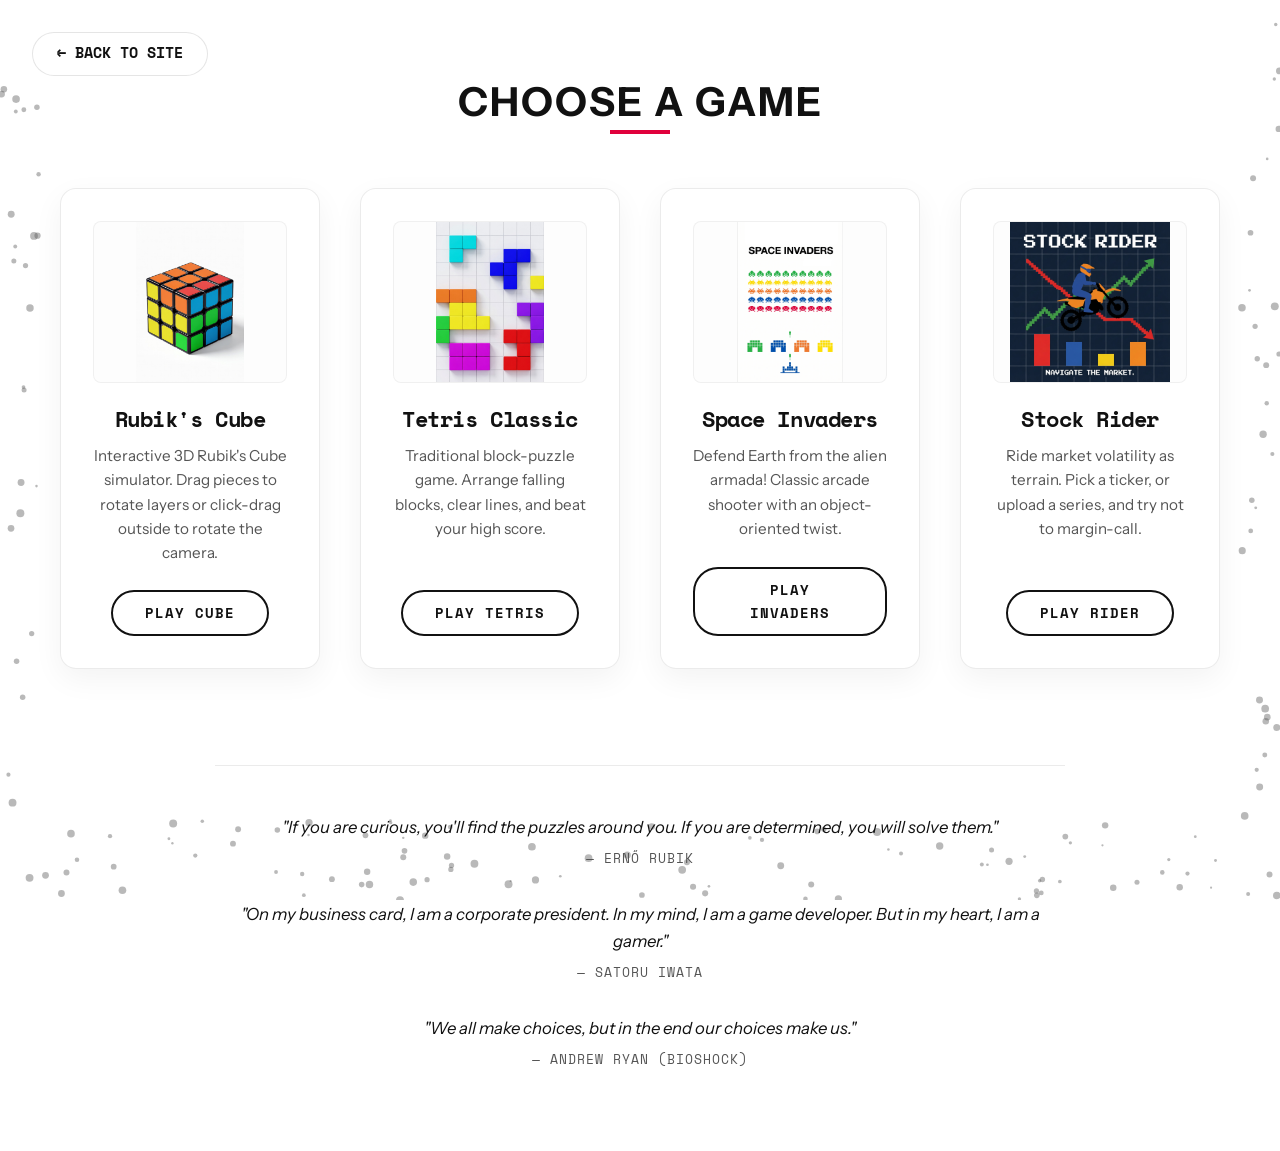
<file: play.html>
<!DOCTYPE html>
<html lang="en">

<head>
    <meta charset="UTF-8">
    <meta name="viewport" content="width=device-width, initial-scale=1.0">
    <title>Choose a Game | Antonio Desiderio</title>

    <!-- Fonts -->
    <link rel="preconnect" href="https://fonts.googleapis.com">
    <link rel="preconnect" href="https://fonts.gstatic.com" crossorigin>
    <link href="https://fonts.googleapis.com/css2?family=Instrument+Sans:wght@400;500;600;700;800&family=Space+Mono:wght@400;700&display=swap" rel="stylesheet">

    <link rel="stylesheet" href="style.css">
    <style>
        body {
            margin: 0;
            padding: 0;
            width: 100%;
            min-height: 100vh;
            display: flex;
            justify-content: center;
            align-items: center;
            overflow-x: hidden;
            overflow-y: auto;
            flex-direction: column;
            background-color: var(--bg-color);
            font-family: var(--font-body);
        }

        .play-container {
            max-width: 1200px;
            width: 100%;
            margin: 0 auto;
            padding: 80px 20px;
            text-align: center;
            display: flex;
            flex-direction: column;
            align-items: center;
            justify-content: center;
        }

        .play-title {
            font-size: 2.5rem;
            margin-bottom: 3rem;
            position: relative;
            display: inline-block;
            text-transform: uppercase;
            letter-spacing: 2px;
            color: var(--text-primary);
        }

        .play-title::after {
            content: '';
            position: absolute;
            left: 50%;
            transform: translateX(-50%);
            bottom: -10px;
            width: 60px;
            height: 4px;
            background-color: var(--accent-color);
        }

        .games-grid {
            display: grid;
            grid-template-columns: repeat(auto-fit, minmax(min(100%, 260px), 1fr));
            gap: 2.5rem;
            width: 100%;
            margin-top: 1rem;
        }

        .game-card {
            background-color: rgba(255, 255, 255, 0.7);
            backdrop-filter: blur(10px);
            -webkit-backdrop-filter: blur(10px);
            border: 1px solid rgba(0, 0, 0, 0.08);
            border-radius: 16px;
            overflow: hidden;
            box-shadow: 0 10px 30px rgba(0, 0, 0, 0.05);
            transition: transform 0.4s cubic-bezier(0.16, 1, 0.3, 1), box-shadow 0.4s ease, border-color 0.4s ease;
            display: flex;
            flex-direction: column;
            align-items: center;
            padding: 2rem;
            text-decoration: none;
            color: inherit;
        }

        .game-card:hover {
            transform: translateY(-8px);
            box-shadow: 0 4px 12px rgba(224, 0, 60, 0.08);
            border-color: var(--accent-color);
        }

        .game-card-img-wrapper {
            width: 100%;
            aspect-ratio: 1.2;
            border-radius: 8px;
            overflow: hidden;
            margin-bottom: 1.5rem;
            border: 1px solid rgba(0, 0, 0, 0.05);
            background-color: #fdfdfd;
            display: flex;
            align-items: center;
            justify-content: center;
        }

        .game-card-img {
            width: 100%;
            height: 100%;
            object-fit: contain;
            transition: transform 0.4s ease;
        }

        .game-card:hover .game-card-img {
            transform: scale(1.04);
        }

        .game-card-title {
            font-family: var(--font-mono);
            font-size: 1.4rem;
            font-weight: 700;
            margin-bottom: 0.8rem;
            color: var(--text-primary);
        }

        .game-card-desc {
            font-size: 0.95rem;
            color: var(--text-secondary);
            line-height: 1.6;
            margin-bottom: 1.5rem;
            flex-grow: 1;
        }

        .play-btn {
            display: inline-block;
            padding: 0.6rem 2rem;
            border: 2px solid var(--text-primary);
            background: transparent;
            font-family: var(--font-mono);
            font-weight: 700;
            text-transform: uppercase;
            letter-spacing: 1px;
            font-size: 0.9rem;
            border-radius: 25px;
            transition: all 0.3s ease;
        }

        .game-card:hover .play-btn {
            background-color: var(--accent-color);
            color: white;
            border-color: var(--accent-color);
        }

        .back-nav {
            position: absolute;
            top: var(--space-xl);
            left: var(--space-xl);
            font-family: var(--font-mono);
            text-transform: uppercase;
        }

        .back-nav a {
            text-decoration: none;
            color: var(--text-primary);
            padding: var(--space-xs) var(--space-lg);
            min-height: 44px;
            display: inline-flex;
            align-items: center;
            justify-content: center;
            border: 1px solid rgba(0, 0, 0, 0.1);
            border-radius: 30px;
            background: rgba(255, 255, 255, 0.8);
            backdrop-filter: blur(4px);
            transition: all 0.2s cubic-bezier(0.16, 1, 0.3, 1);
            font-size: var(--step--1);
            display: inline-block;
            font-weight: 600;
        }

        .back-nav a:hover {
            background-color: var(--accent-color);
            color: white;
            border-color: var(--accent-color);
            transform: translateY(-2px);
            box-shadow: 0 10px 20px rgba(224, 0, 60, 0.15);
        }

        @media (max-width: 768px) {
            .back-nav {
                position: static;
                margin-bottom: 2rem;
            }
            .play-container {
                padding: 40px 20px;
            }
            .play-title {
                font-size: 2rem;
            }
            .games-grid {
                grid-template-columns: 1fr;
                gap: 2rem;
            }
        }

        .quotes-block {
            margin-top: 6rem;
            padding-top: 3rem;
            border-top: 1px solid rgba(0, 0, 0, 0.08);
            width: 100%;
            max-width: 850px;
            display: flex;
            flex-direction: column;
            gap: 2rem;
            text-align: center;
        }

        .quote-item {
            display: flex;
            flex-direction: column;
            gap: 0.5rem;
        }

        .quote-text {
            font-size: 1.05rem;
            font-style: italic;
            color: var(--text-primary);
            line-height: 1.6;
        }

        .quote-author {
            font-family: var(--font-mono);
            font-size: 0.8rem;
            color: var(--text-secondary);
            text-transform: uppercase;
            letter-spacing: 1px;
        }
    </style>
</head>

<body>
    <canvas id="particles-canvas" aria-hidden="true"></canvas>

    <div class="play-container">
        <div class="back-nav">
            <a href="index.html">← Back to Site</a>
        </div>

        <h1 class="play-title">Choose a Game</h1>

        <div class="games-grid">
            <a href="play_cube.html" class="game-card">
                <div class="game-card-img-wrapper">
                    <img src="assets/cube_preview.png" alt="Rubik's Cube" class="game-card-img" loading="lazy">
                </div>
                <h2 class="game-card-title">Rubik's Cube</h2>
                <p class="game-card-desc">Interactive 3D Rubik's Cube simulator. Drag pieces to rotate layers or click-drag outside to rotate the camera.</p>
                <span class="play-btn">Play Cube</span>
            </a>

            <a href="play_tetris.html" class="game-card">
                <div class="game-card-img-wrapper">
                    <img src="assets/tetris_preview.png" alt="Tetris" class="game-card-img" loading="lazy">
                </div>
                <h2 class="game-card-title">Tetris Classic</h2>
                <p class="game-card-desc">Traditional block-puzzle game. Arrange falling blocks, clear lines, and beat your high score.</p>
                <span class="play-btn">Play Tetris</span>
            </a>

            <a href="play_invaders.html" class="game-card">
                <div class="game-card-img-wrapper">
                    <img src="assets/invaders_preview.png" alt="Space Invaders" class="game-card-img" loading="lazy">
                </div>
                <h2 class="game-card-title">Space Invaders</h2>
                <p class="game-card-desc">Defend Earth from the alien armada! Classic arcade shooter with an object-oriented twist.</p>
                <span class="play-btn">Play Invaders</span>
            </a>

            <a href="play_stock_rider.html" class="game-card">
                <div class="game-card-img-wrapper">
                    <img src="assets/stock_rider_preview.png" alt="Stock Rider" class="game-card-img" loading="lazy">
                </div>
                <h2 class="game-card-title">Stock Rider</h2>
                <p class="game-card-desc">Ride market volatility as terrain. Pick a ticker, or upload a series, and try not to margin-call.</p>
                <span class="play-btn">Play Rider</span>
            </a>
        </div>

        <div class="quotes-block">
            <div class="quote-item">
                <span class="quote-text">"If you are curious, you'll find the puzzles around you. If you are determined, you will solve them."</span>
                <span class="quote-author">— Ernő Rubik</span>
            </div>
            <div class="quote-item">
                <span class="quote-text">"On my business card, I am a corporate president. In my mind, I am a game developer. But in my heart, I am a gamer."</span>
                <span class="quote-author">— Satoru Iwata</span>
            </div>
            <div class="quote-item">
                <span class="quote-text">"We all make choices, but in the end our choices make us."</span>
                <span class="quote-author">— Andrew Ryan (BioShock)</span>
            </div>
        </div>
    </div>

    <script type="module">
        import { ParticleNetwork } from './js/particles-bg.js';

        document.addEventListener('DOMContentLoaded', () => {
            // Particle Background initialization
            if (window.innerWidth > 768) {
                window.particleBg = new ParticleNetwork('particles-canvas');
            }
        });
    </script>
</body>

</html>
</file>
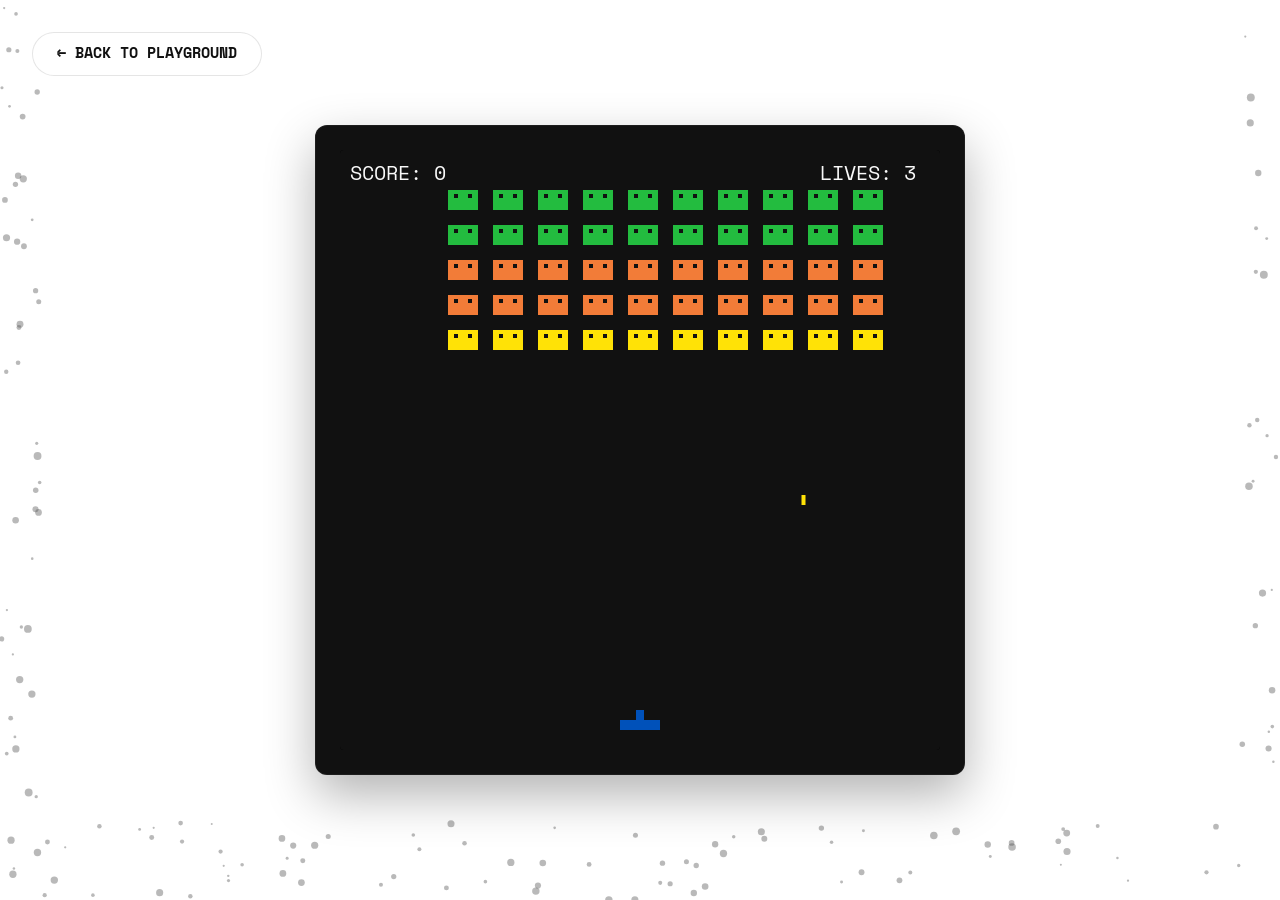
<file: play_invaders.html>
<!DOCTYPE html>
<html lang="en">

<head>
    <meta charset="UTF-8">
    <meta name="viewport" content="width=device-width, initial-scale=1.0">
    <title>Play Space Invaders | Antonio Desiderio</title>

    <!-- Fonts -->
    <link rel="preconnect" href="https://fonts.googleapis.com">
    <link rel="preconnect" href="https://fonts.gstatic.com" crossorigin>
    <link href="https://fonts.googleapis.com/css2?family=Instrument+Sans:wght@400;500;600;700;800&family=Space+Mono:wght@400;700&display=swap" rel="stylesheet">

    <link rel="stylesheet" href="style.css">
    <style>
        body {
            margin: 0;
            padding: 0;
            width: 100vw;
            height: 100vh;
            display: flex;
            justify-content: center;
            align-items: center;
            overflow: hidden;
            background-color: var(--bg-color);
            font-family: var(--font-body);
            color: var(--text-primary);
        }

        #game-container {
            position: relative;
            z-index: 10;
            display: flex;
            flex-direction: column;
            align-items: center;
            background-color: #111;
            padding: var(--space-lg);
            border-radius: var(--rounded-md, 12px);
            box-shadow: 0 20px 50px rgba(0, 0, 0, 0.3);
            border: 1px solid rgba(255, 255, 255, 0.05);
        }

        canvas#invadersCanvas {
            background-color: #000;
            display: block;
            border-radius: 4px;
            max-width: 90vw;
            max-height: 70vh;
        }

        .back-nav {
            position: absolute;
            top: var(--space-xl);
            left: var(--space-xl);
            font-family: var(--font-mono);
            text-transform: uppercase;
            z-index: 20;
        }

        .back-nav a {
            text-decoration: none;
            color: var(--text-primary);
            padding: var(--space-xs) var(--space-lg);
            min-height: 44px;
            display: inline-flex;
            align-items: center;
            justify-content: center;
            border: 1px solid rgba(0, 0, 0, 0.1);
            border-radius: 30px;
            background: rgba(255, 255, 255, 0.8);
            backdrop-filter: blur(4px);
            transition: all 0.2s cubic-bezier(0.16, 1, 0.3, 1);
            font-size: var(--step--1);
            display: inline-block;
            font-weight: 600;
        }

        .back-nav a:hover {
            background-color: var(--accent-color);
            color: white;
            border-color: var(--accent-color);
            transform: translateY(-2px);
            box-shadow: 0 10px 20px rgba(0, 0, 0, 0.1);
        }

        #game-over-screen {
            position: absolute;
            top: 0;
            left: 0;
            width: 100%;
            height: 100%;
            display: none;
            flex-direction: column;
            justify-content: center;
            align-items: center;
            background-color: rgba(0, 0, 0, 0.85);
            color: #fff;
            font-family: var(--font-mono);
            z-index: 15;
            border-radius: var(--rounded-md, 12px);
            backdrop-filter: blur(4px);
        }

        #game-over-screen h2 {
            font-size: var(--step-3);
            margin-bottom: var(--space-md);
            color: var(--accent-color);
            letter-spacing: 0.1em;
        }

        #game-over-screen p {
            font-size: var(--step-1);
            margin-bottom: var(--space-xl);
        }

        #game-over-screen button {
            padding: var(--space-xs) var(--space-2xl);
            font-size: var(--step--1);
            font-family: var(--font-mono);
            background-color: transparent;
            color: #fff;
            border: 2px solid #fff;
            cursor: pointer;
            border-radius: 30px;
            text-transform: uppercase;
            font-weight: 700;
            letter-spacing: 0.05em;
            transition: all 0.3s cubic-bezier(0.16, 1, 0.3, 1);
        }

        #game-over-screen button:hover {
            background-color: #fff;
            color: #000;
            transform: scale(1.05);
        }
    </style>
</head>

<body>
    <canvas id="particles-canvas" aria-hidden="true"></canvas>

    <div class="back-nav">
        <a href="play.html">← Back to Playground</a>
    </div>

    <div id="game-container">
        <canvas id="invadersCanvas" width="600" height="600" role="application" aria-label="Space Invaders interactive game">
            <p>Your browser does not support HTML5 canvas, which is required to play Space Invaders.</p>
        </canvas>
        <div id="game-over-screen">
            <h2>GAME OVER</h2>
            <p>Score: <span id="final-score">0</span></p>
            <button id="restart-btn">Try Again</button>
        </div>
    </div>

    <script type="module">
        import { ParticleNetwork } from './js/particles-bg.js';
        
        document.addEventListener('DOMContentLoaded', () => {
            // Background particles
            if (window.innerWidth > 768) {
                window.particleBg = new ParticleNetwork('particles-canvas');
            }
        });
    </script>
    <script type="module" src="./js/invaders.js"></script>
</body>

</html>
</file>
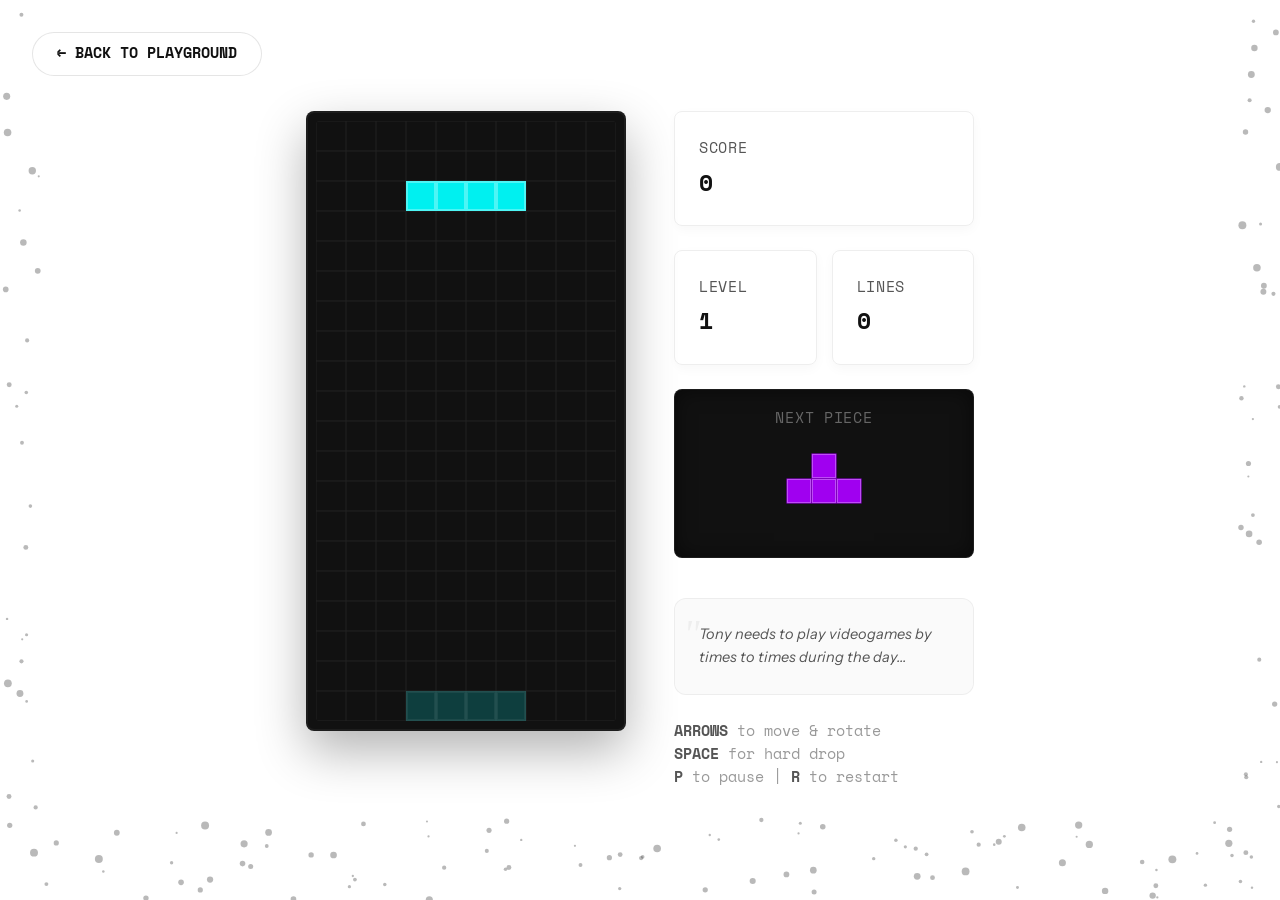
<file: play_tetris.html>
<!DOCTYPE html>
<html lang="en">
<head>
    <meta charset="UTF-8">
    <meta name="viewport" content="width=device-width, initial-scale=1.0">
    <title>Play Tetris | Antonio Desiderio</title>
    <!-- Fonts -->
    <link rel="preconnect" href="https://fonts.googleapis.com">
    <link rel="preconnect" href="https://fonts.gstatic.com" crossorigin>
    <link href="https://fonts.googleapis.com/css2?family=Instrument+Sans:wght@400;500;600;700;800&family=Space+Mono:wght@400;700&display=swap" rel="stylesheet">
    <link rel="stylesheet" href="style.css">
    
    <style>
        :root {
            --tetris-bg: #111111;
            --sidebar-bg: #ffffff;
            --accent-red: #E0003C;
        }

        body {
            margin: 0;
            padding: 0;
            width: 100vw;
            height: 100vh;
            background-color: var(--bg-color);
            display: flex;
            justify-content: center;
            align-items: center;
            overflow: hidden;
            font-family: var(--font-body);
            color: var(--text-primary);
        }

        .game-layout {
            display: flex;
            gap: var(--space-2xl);
            align-items: flex-start;
            max-width: 90vw;
            z-index: 10;
        }

        .canvas-container {
            position: relative;
            background-color: var(--tetris-bg);
            padding: var(--space-xs);
            border-radius: var(--rounded-md, 8px);
            box-shadow: 0 20px 50px rgba(0, 0, 0, 0.3);
            border: 2px solid rgba(255, 255, 255, 0.05);
        }

        canvas#tetris {
            display: block;
            background-color: #000;
            border-radius: 2px;
            max-height: 80vh;
            width: auto;
        }

        .sidebar {
            width: 300px;
            display: flex;
            flex-direction: column;
            gap: var(--space-lg);
        }

        .stat-box {
            background: #fff;
            padding: var(--space-lg);
            border-radius: var(--rounded-md, 8px);
            border: 1px solid #eee;
            box-shadow: 0 4px 12px rgba(0, 0, 0, 0.03);
        }

        .stat-label {
            font-family: var(--font-mono);
            font-size: var(--step--1);
            text-transform: uppercase;
            color: var(--text-secondary);
            letter-spacing: 0.05em;
            display: block;
            margin-bottom: var(--space-2xs);
        }

        .stat-value {
            font-family: var(--font-mono);
            font-size: var(--step-1);
            font-weight: 700;
            color: var(--text-primary);
        }

        .next-piece-container {
            background: #111;
            padding: var(--space-md);
            border-radius: var(--rounded-md, 8px);
            display: flex;
            flex-direction: column;
            align-items: center;
            border: 1px solid rgba(255, 255, 255, 0.05);
            box-shadow: inset 0 0 20px rgba(0, 0, 0, 0.5);
        }

        .next-piece-container span {
            color: #666;
            font-family: var(--font-mono);
            font-size: var(--step--1);
            margin-bottom: var(--space-sm);
            text-transform: uppercase;
            letter-spacing: 0.05em;
        }

        .tony-quote {
            font-style: italic;
            color: var(--text-secondary);
            line-height: 1.6;
            font-size: var(--step--1);
            margin-top: var(--space-md);
            padding: var(--space-lg);
            background: rgba(0, 0, 0, 0.02);
            border-radius: var(--rounded-md, 12px);
            position: relative;
            border: 1px solid rgba(0, 0, 0, 0.05);
            text-wrap: pretty;
        }

        .tony-quote::before {
            content: '"';
            position: absolute;
            top: var(--space-2xs);
            left: var(--space-xs);
            font-size: var(--step-3);
            color: rgba(0, 0, 0, 0.05);
            font-family: serif;
        }

        .back-nav {
            position: absolute;
            top: var(--space-xl);
            left: var(--space-xl);
            font-family: var(--font-mono);
            text-transform: uppercase;
            z-index: 20;
        }

        .back-nav a {
            text-decoration: none;
            color: var(--text-primary);
            padding: var(--space-xs) var(--space-lg);
            min-height: 44px;
            display: inline-flex;
            align-items: center;
            justify-content: center;
            border: 1px solid rgba(0, 0, 0, 0.1);
            border-radius: 30px;
            background: rgba(255, 255, 255, 0.8);
            backdrop-filter: blur(4px);
            transition: all 0.2s cubic-bezier(0.16, 1, 0.3, 1);
            font-size: var(--step--1);
            display: inline-block;
            font-weight: 600;
        }

        .back-nav a:hover {
            background-color: var(--accent-color);
            color: white;
            border-color: var(--accent-color);
            transform: translateY(-2px);
            box-shadow: 0 10px 20px rgba(0, 0, 0, 0.1);
        }

        .controls-hint {
            font-family: var(--font-mono);
            font-size: var(--step--1);
            color: #999;
            margin-top: auto;
            line-height: 1.6;
        }

        .controls-hint strong {
            color: var(--text-secondary);
        }

        @media (max-width: 800px) {
            .game-layout {
                flex-direction: column;
                align-items: center;
                overflow-y: auto;
                max-height: 90vh;
                padding-top: var(--space-4xl);
                padding-bottom: var(--space-2xl);
            }
            .sidebar {
                width: 100%;
                max-width: 320px;
            }
            .back-nav {
                position: static;
                margin-bottom: var(--space-xl);
            }
        }
    </style>
</head>
<body>
    <canvas id="particles-canvas"></canvas>

    <div class="back-nav">
        <a href="play.html">← Back to Playground</a>
    </div>

    <div class="game-layout">
        <div class="canvas-container">
            <canvas id="tetris" width="300" height="600" role="application" aria-label="Tetris interactive game">
                <p>Your browser does not support HTML5 canvas, which is required to play Tetris.</p>
            </canvas>
        </div>

        <div class="sidebar">
            <div class="stat-box">
                <span class="stat-label">Score</span>
                <div id="score" class="stat-value">0</div>
            </div>

            <div style="display: grid; grid-template-columns: 1fr 1fr; gap: 15px;">
                <div class="stat-box">
                    <span class="stat-label">Level</span>
                    <div id="level" class="stat-value">1</div>
                </div>
                <div class="stat-box">
                    <span class="stat-label">Lines</span>
                    <div id="lines" class="stat-value">0</div>
                </div>
            </div>

            <div class="next-piece-container">
                <span>NEXT PIECE</span>
                <canvas id="next" width="100" height="100"></canvas>
            </div>

            <div class="tony-quote">
                Tony needs to play videogames by times to times during the day...
            </div>

            <div class="controls-hint">
                <strong>ARROWS</strong> to move & rotate<br>
                <strong>SPACE</strong> for hard drop<br>
                <strong>P</strong> to pause | <strong>R</strong> to restart
            </div>
        </div>
    </div>

    <script type="module">
        import { Tetris } from './js/tetris.js';
        import { ParticleNetwork } from './js/particles-bg.js';

        document.addEventListener('DOMContentLoaded', () => {
            // Particle Background
            if (window.innerWidth > 768) {
                window.particleBg = new ParticleNetwork('particles-canvas');
            }

            const game = new Tetris('tetris', 'next', 'score', 'level', 'lines');
            game.start();

            window.addEventListener('keydown', (e) => {
                if (e.key === 'r' || e.key === 'R') {
                    game.reset();
                    game.drawNext();
                }
            });
        });
    </script>
</body>
</html>
</file>
<file: style.css>
:root {
    /* Colors */
    --bg-color: #ffffff;
    --text-primary: #111111;
    --text-secondary: #555555;
    --accent-color: #E0003C;

    /* Typography */
    --font-body: 'Instrument Sans', sans-serif;
    --font-display: 'Instrument Sans', sans-serif;
    --font-mono: 'Space Mono', monospace;

    /* Fluid Type Scale */
    --step--1: clamp(0.8rem, 0.76rem + 0.19vw, 0.9375rem);
    --step-0: clamp(1rem, 0.96rem + 0.22vw, 1.125rem);
    --step-1: clamp(1.25rem, 1.18rem + 0.35vw, 1.5rem);
    --step-2: clamp(1.56rem, 1.45rem + 0.56vw, 2.2rem);
    --step-3: clamp(1.95rem, 1.77rem + 0.89vw, 3rem);
    --step-4: clamp(2.44rem, 2.16rem + 1.4vw, 4.5rem);
    --step-5: clamp(3rem, 2.5rem + 2.5vw, 7rem);

    /* Rainbow Accent Palette */
    --rainbow-accent: linear-gradient(90deg, #E0003C, #F27C38, #FFE206, #23BC3F, #0051BA, #ffffff);

    /* Spacing System (4pt base) */
    --space-2xs: 4px;
    --space-xs: 8px;
    --space-sm: 12px;
    --space-md: 16px;
    --space-lg: 24px;
    --space-xl: 32px;
    --space-2xl: 48px;
    --space-3xl: 64px;
    --space-4xl: 96px;

    /* Layout */
    --spacing-container: 1200px;
    --nav-height: 80px;
    --section-spacing: clamp(4rem, 8vh, 8rem);
    --border-color: rgba(0, 0, 0, 0.08);
}

/* ... existing code ... */

/* Profile Picture Polish */
.profile-img {
    width: 100%;
    aspect-ratio: 1;
    display: block;
    border-radius: 50%;
    object-fit: cover;
    object-position: center 18%;
    box-shadow: 0 10px 30px rgba(0, 0, 0, 0.05);
}

/* ... existing code ... */

/* --- Interactive Assistant --- */
.assistant-container {
    position: fixed;
    bottom: var(--space-lg);
    right: var(--space-lg);
    display: flex;
    align-items: flex-end;
    z-index: 1000;
    pointer-events: none;
    flex-direction: column;
}

.assistant-img {
    width: 180px;
    height: auto;
    pointer-events: auto;
    cursor: pointer;
    transition: transform 0.3s ease;
}

.assistant-img:hover {
    transform: scale(1.05);
}

.assistant-balloon {
    background: white;
    border: 1px solid var(--border-color);
    border-radius: var(--space-md);
    padding: var(--space-sm) var(--space-md);
    margin-right: var(--space-md);
    margin-bottom: var(--space-xs);
    max-width: 220px;
    font-size: var(--step--1);
    color: var(--text-primary);
    box-shadow: 0 10px 30px rgba(0, 0, 0, 0.05);
    position: relative;
    opacity: 0;
    transform: translateY(10px);
    transition: transform 0.3s ease, opacity 0.3s ease;
    font-family: var(--font-mono);
    pointer-events: auto;
}

/* Arrow for balloon */
.assistant-balloon::after {
    content: '';
    position: absolute;
    right: 40px;
    bottom: -8px;
    border-width: 8px 8px 0;
    border-style: solid;
    border-color: rgba(0, 0, 0, 0.05) transparent transparent transparent;
}

.assistant-container:hover .assistant-balloon {
    opacity: 1;
    transform: translateY(0);
}

* {
    margin: 0;
    padding: 0;
    box-sizing: border-box;
}

/* Accessibility: Focus Indicators */
:focus-visible {
    outline: 2px solid var(--accent-color);
    outline-offset: 4px;
}

/* Accessibility: Skip Link */
.skip-link {
    position: absolute;
    top: -100px;
    left: var(--space-lg);
    background: var(--accent-color);
    color: white;
    padding: var(--space-xs) var(--space-lg);
    z-index: 10000;
    text-decoration: none;
    font-family: var(--font-mono);
    font-weight: 600;
    border-radius: 0 0 var(--space-xs) var(--space-xs);
    transition: top 0.3s cubic-bezier(0.16, 1, 0.3, 1);
}

.skip-link:focus {
    top: 0;
}

/* Accessibility: Motion Safety */
@media (prefers-reduced-motion: reduce) {
    *, ::before, ::after {
        animation-delay: -1ms !important;
        animation-duration: 1ms !important;
        animation-iteration-count: 1 !important;
        background-attachment: initial !important;
        scroll-behavior: auto !important;
        transition-duration: 1ms !important;
        transition-delay: -1ms !important;
    }
}

#particles-canvas {
    position: fixed;
    top: 0;
    left: 0;
    width: 100%;
    height: 100%;
    z-index: -1;
    pointer-events: none;
}

html {
    overflow-x: hidden;
}

body {
    background-color: var(--bg-color);
    color: var(--text-primary);
    font-family: var(--font-body);
    font-size: var(--step-0);
    line-height: 1.6;
    overflow-x: hidden;
    -webkit-font-smoothing: antialiased;
}

h1, h2, h3, .nav-logo {
    font-family: var(--font-display);
    font-weight: 800;
    line-height: 1.1;
    text-wrap: balance;
    letter-spacing: -0.02em;
}

h1 { font-size: var(--step-4); }
h2 { font-size: var(--step-3); }
h3 { font-size: var(--step-1); }

a {
    color: var(--text-primary);
    text-decoration: none;
    transition: color 0.2s ease;
}

a:hover {
    color: var(--accent-color);
}

/* Spacing Utilities */
.mt-1 { margin-top: var(--space-md); }
.mt-2 { margin-top: var(--space-2xl); }
.mt-3 { margin-top: var(--space-3xl); }
.mt-4 { margin-top: var(--space-4xl); }
.mb-1 { margin-bottom: var(--space-md); }
.mb-2 { margin-bottom: var(--space-2xl); }
.mb-3 { margin-bottom: var(--space-3xl); }

.no-decoration { text-decoration: none; color: inherit; }
.border-dark { border: 1px solid var(--text-primary); }



/* --- Bento Grid & Micro-Interactions --- */
.bento-grid {
    display: grid;
    grid-template-columns: repeat(auto-fill, minmax(min(100%, 280px), 1fr));
    grid-auto-rows: minmax(200px, auto);
    gap: var(--space-lg);
    margin-top: var(--space-xl);
}

.bento-item {
    background: var(--bg-color);
    border: 1px solid var(--border-color);
    border-radius: var(--space-xs);
    padding: var(--space-lg);
    position: relative;
    overflow: hidden;
    transition: transform 0.4s cubic-bezier(0.16, 1, 0.3, 1), box-shadow 0.4s ease, border-color 0.4s ease;
    display: flex;
    flex-direction: column;
    justify-content: space-between;
    cursor: pointer;
}

/* Asymmetric Span logic */
.bento-item.featured {
    grid-column: span 2;
}

@media (max-width: 800px) {
    .bento-item.featured {
        grid-column: span 1;
    }
}

/* Micro-Interaction: Light Sweep & Glowing Focus */
.bento-item::before {
    content: '';
    position: absolute;
    top: 0;
    left: -150%;
    width: 100%;
    height: 100%;
    background: linear-gradient(
        to right,
        transparent,
        rgba(255, 255, 255, 0.1),
        transparent
    );
    transform: skewX(-25deg);
    transition: 0.8s cubic-bezier(0.16, 1, 0.3, 1);
    z-index: 1;
}

.bento-item:hover::before {
    left: 150%;
}

.bento-item:hover {
    transform: translateY(-6px) scale(1.01);
    border-color: rgba(224, 0, 60, 0.4);
    box-shadow: 
        0 10px 30px rgba(0, 0, 0, 0.05),
        0 0 0 1px rgba(224, 0, 60, 0.1),
        0 0 20px rgba(224, 0, 60, 0.05);
}

.bento-item * {
    position: relative;
    z-index: 2;
}

.bento-item .type-tag {
    font-family: var(--font-mono);
    font-size: var(--step--1);
    color: var(--accent-color);
    text-transform: uppercase;
    letter-spacing: 0.05em;
    margin-bottom: var(--space-sm);
    display: block;
}

.bento-item h3 {
    font-size: var(--step-0);
    margin-bottom: var(--space-sm);
    line-height: 1.3;
}

.bento-item .meta {
    font-family: var(--font-mono);
    font-size: var(--step--1);
    color: var(--text-secondary);
}

.bento-item .tags {
    display: flex;
    gap: var(--space-xs);
    flex-wrap: wrap;
    margin-top: var(--space-md);
}

.bento-item .tag {
    font-size: 0.7rem;
    background: #f9f9f9;
    padding: 2px 8px;
    border-radius: 4px;
    color: #888;
}

/* --- Intro Overlay --- */
#intro-overlay {
    position: fixed;
    top: 0;
    left: 0;
    width: 100%;
    height: 100vh;
    background-color: var(--bg-color);
    z-index: 1000;
    display: flex;
    justify-content: center;
    align-items: center;
    flex-direction: column;
    padding: var(--space-2xl);
}

/* Cinematic Focus Transition */
.cinematic-mount {
    filter: blur(20px);
    transform: scale(1.05);
    transition: filter 1.5s ease-out, transform 1.5s ease-out;
}

.cinematic-resolve {
    filter: blur(0px);
    transform: scale(1);
}

#intro-content {
    text-align: center;
    width: 100%;
    max-width: 900px;
}

#cube-container-intro {
    width: min(350px, 80vw);
    height: min(350px, 80vw);
    margin: 0 auto var(--space-2xl);
}

#intro-greeting {
    font-size: var(--step-2);
    margin-bottom: var(--space-md);
    white-space: nowrap;
    color: var(--text-primary);
}

#intro-greeting::after {
    content: '|';
    animation: blink 0.7s infinite;
    margin-left: 5px;
    font-weight: 300;
}

@keyframes blink { 50% { opacity: 0; } }

.progress-bar-container {
    width: 100%;
    height: 3px;
    background-color: #f0f0f0;
    border-radius: 2px;
    overflow: hidden;
    margin-top: var(--space-xl);
}

#progress-bar {
    width: 100%;
    height: 100%;
    background: var(--rainbow-accent);
    transform: scaleX(0);
    transform-origin: left;
    transition: transform 0.1s linear;
}

/* --- Main Content --- */
.hidden {
    opacity: 0;
    pointer-events: none;
    height: 0;
    overflow: hidden;
}

.section-hidden { display: none !important; }

#main-content {
    opacity: 1;
    transition: opacity 1.5s ease;
}

/* Navigation */
.navbar {
    position: sticky;
    top: 0;
    background-color: rgba(255, 255, 255, 0.9);
    backdrop-filter: blur(12px);
    height: var(--nav-height);
    display: flex;
    justify-content: space-between;
    align-items: center;
    padding: 0 var(--space-2xl);
    z-index: 100;
    border-bottom: 2px solid transparent;
    border-image: var(--rainbow-accent) 1;
}

.nav-logo {
    font-size: var(--step-1);
    letter-spacing: -0.02em;
}

.nav-links {
    list-style: none;
    display: flex;
    gap: var(--space-xl);
}

.nav-links a {
    font-family: var(--font-mono);
    font-size: var(--step--1);
    text-transform: uppercase;
    letter-spacing: 0.05em;
    font-weight: 400;
}

/* Sections */
.section {
    padding: var(--section-spacing) 0;
    border-bottom: 1px solid #f9f9f9;
}

.container {
    max-width: var(--spacing-container);
    margin: 0 auto;
    padding: 0 var(--space-2xl);
}

.section h2 {
    margin-bottom: var(--space-2xl);
    position: relative;
    display: inline-block;
}

.section h2::after {
    content: '';
    position: absolute;
    left: 0;
    bottom: -var(--space-2xs);
    width: var(--space-4xl);
    height: 3px;
    background: var(--accent-color);
}

/* Profile Section */
.profile-layout {
    display: block;
}

.profile-text {
    min-width: 0;
    overflow-wrap: anywhere;
}

#welcome-text p {
    margin-bottom: var(--space-lg);
    font-size: var(--step-1);
    color: var(--text-secondary);
    max-width: 65ch;
}

#welcome-text .welcome-contact {
    margin-top: var(--space-2xl);
    color: var(--text-primary);
    font-weight: 600;
}

#welcome-text .welcome-contact-sub {
    font-size: var(--step--1);
    color: var(--accent-color);
    font-style: italic;
    display: inline-block;
    margin-top: var(--space-2xs);
}

.profile-image-container {
    float: right;
    width: min(350px, 42vw);
    shape-outside: circle(50%);
    margin: 0 0 var(--space-xl) var(--space-2xl);
}

/* Lists */
.list-item {
    margin-bottom: var(--space-2xl);
    padding-left: var(--space-lg);
    border-left: 1px solid var(--border-color);
    transition: border-left-color 0.3s ease;
}

.list-item:hover {
    border-left-color: var(--accent-color);
}

.list-item .meta {
    font-family: var(--font-mono);
    font-size: var(--step--1);
    color: #888;
    margin-bottom: var(--space-xs);
    display: block;
}

.list-item p {
    color: var(--text-secondary);
    max-width: 75ch;
}

/* Manga Section */
.intro-text {
    margin-bottom: var(--space-3xl);
    font-size: var(--step-1);
    color: var(--text-secondary);
    max-width: 75ch;
}

.manga-list {
    display: grid;
    grid-template-columns: repeat(auto-fit, minmax(350px, 1fr));
    gap: var(--space-2xl);
}

.manga-item {
    display: flex;
    gap: var(--space-lg);
    background-color: var(--bg-color);
    padding: var(--space-lg);
    border-radius: var(--space-xs);
    border: 1px solid var(--border-color);
    transition: transform 0.4s cubic-bezier(0.16, 1, 0.3, 1), box-shadow 0.4s ease, border-color 0.4s ease;
    position: relative;
    overflow: hidden;
    z-index: 1;
}

.manga-item::before {
    content: '';
    position: absolute;
    top: 0;
    left: -150%;
    width: 100%;
    height: 100%;
    background: linear-gradient(
        to right,
        transparent,
        rgba(255, 255, 255, 0.1),
        transparent
    );
    transform: skewX(-25deg);
    transition: 0.8s cubic-bezier(0.16, 1, 0.3, 1);
    z-index: 1;
}

.manga-item:hover::before {
    left: 150%;
}

.manga-item:hover {
    transform: translateY(-6px) scale(1.01);
    box-shadow: 0 4px 12px rgba(224, 0, 60, 0.08);
    border-color: rgba(224, 0, 60, 0.4);
}

.manga-item * {
    position: relative;
    z-index: 2;
}

.manga-image-container {
    flex-shrink: 0;
    width: 100px;
    height: 140px;
    background-color: #f9f9f9;
    border-radius: var(--space-2xs);
    overflow: hidden;
}

.manga-image {
    width: 100%;
    height: 100%;
    object-fit: cover;
}

.manga-content {
    display: flex;
    flex-direction: column;
    justify-content: center;
}

.manga-content h3 {
    font-size: var(--step-0);
    margin-bottom: var(--space-xs);
}

.manga-content p {
    font-size: var(--step--1);
    color: var(--text-secondary);
}

@media (max-width: 600px) {
    .manga-item {
        flex-direction: column;
        align-items: flex-start;
    }
}



/* Footer */
footer {
    padding: 2rem 0;
    text-align: center;
    font-family: var(--font-mono);
    font-size: 0.8rem;
    color: #aaa;
}

/* Animations */
@keyframes fadeInUp {
    to {
        opacity: 1;
        transform: translateY(0);
    }
}

/* Responsive */
@media (max-width: 768px) {
    .navbar {
        padding: 0 var(--space-lg);
    }

    .profile-image-container {
        float: none;
        display: block;
        width: 140px;
        max-width: 40%;
        margin: 0 auto var(--space-lg);
        shape-outside: none;
    }

    #cube-container-main {
        width: 100%;
        height: 350px;
    }
}

/* --- Students Timeline Section --- */
.filters-container {
    display: flex;
    justify-content: flex-start;
    gap: var(--space-sm);
    flex-wrap: wrap;
    margin-bottom: var(--space-3xl);
}

.filter-btn {
    padding: var(--space-2xs) var(--space-lg);
    border: 1px solid var(--border-color);
    background: transparent;
    border-radius: 30px;
    cursor: pointer;
    font-family: var(--font-mono);
    font-size: var(--step--1);
    transition: transform 0.2s cubic-bezier(0.4, 0, 0.2, 1), background-color 0.2s ease, border-color 0.2s ease, color 0.2s ease;
}

.filter-btn:hover,
.filter-btn.active {
    background: var(--accent-color);
    color: white;
    border-color: var(--accent-color);
    transform: translateY(-1px);
    font-weight: 600;
}

.timeline-container {
    position: relative;
    padding: var(--space-xl) 0;
    max-width: 900px;
    margin: 0;
}

.timeline-line {
    position: absolute;
    left: 0;
    width: 1px;
    height: 100%;
    background-color: #eee;
    top: 0;
}

.timeline-items {
    padding-top: var(--space-md);
}

.timeline-item {
    position: relative;
    width: 100%;
    margin-bottom: var(--space-3xl);
    padding-left: var(--space-2xl);
    text-align: left;
}

/* Timeline Dot/Year */
.timeline-dot {
    position: absolute;
    left: -20px;
    width: 39px;
    height: 39px;
    background-color: var(--bg-color);
    border: 1px solid var(--border-color);
    border-radius: 50%;
    top: var(--space-xl);
    display: flex;
    align-items: center;
    justify-content: center;
    font-size: var(--step--1);
    font-weight: 600;
    color: var(--text-secondary);
    z-index: 2;
    transition: transform 0.3s ease, border-color 0.3s ease, color 0.3s ease, box-shadow 0.3s ease;
    font-family: var(--font-mono);
}

.timeline-item:hover .timeline-dot,
.student-card:hover+.timeline-dot {
    border-color: var(--accent-color);
    color: var(--accent-color);
    transform: scale(1.1);
    box-shadow: 0 0 0 4px rgba(224, 0, 60, 0.05);
}

/* Card */
.student-card {
    background-color: var(--bg-color);
    border: 1px solid var(--border-color);
    border-radius: var(--space-xs);
    padding: var(--space-lg);
    cursor: pointer;
    transition: transform 0.4s cubic-bezier(0.16, 1, 0.3, 1), box-shadow 0.4s ease, border-color 0.4s ease;
    position: relative;
    z-index: 1;
    overflow: hidden;
}

.student-card::before {
    content: '';
    position: absolute;
    top: 0;
    left: -150%;
    width: 100%;
    height: 100%;
    background: linear-gradient(
        to right,
        transparent,
        rgba(255, 255, 255, 0.1),
        transparent
    );
    transform: skewX(-25deg);
    transition: 0.8s cubic-bezier(0.16, 1, 0.3, 1);
    z-index: 1;
}

.student-card:hover::before {
    left: 150%;
}

.student-card:hover {
    transform: translateX(6px) scale(1.01);
    box-shadow: 0 4px 12px rgba(224, 0, 60, 0.08);
    border-color: rgba(224, 0, 60, 0.4);
}

.student-card.expanded {
    border-color: var(--accent-color);
    box-shadow: 0 15px 40px rgba(224, 0, 60, 0.1);
}

.student-card * {
    position: relative;
    z-index: 2;
}

.card-header h3 {
    font-size: var(--step-1);
    margin-bottom: var(--space-2xs);
    color: var(--text-primary);
}

.card-header .thesis {
    font-style: italic;
    color: var(--text-secondary);
    margin-bottom: var(--space-xs);
    display: block;
}

.card-tags {
    display: flex;
    gap: var(--space-xs);
    flex-wrap: wrap;
    margin-top: var(--space-sm);
    justify-content: flex-start;
}

.student-tag {
    font-size: var(--step--1);
    background-color: #f9f9f9;
    padding: var(--space-2xs) var(--space-sm);
    border-radius: 4px;
    color: var(--text-secondary);
    font-family: var(--font-mono);
    border: 1px solid var(--border-color);
    transition: background-color 0.2s ease, border-color 0.2s ease, color 0.2s ease;
}

.student-tag:hover {
    color: var(--accent-color);
    border-color: rgba(224, 0, 60, 0.1);
    background-color: #fff;
}

.card-details-wrapper {
    display: grid;
    grid-template-rows: 0fr;
    transition: grid-template-rows 0.4s cubic-bezier(0.4, 0, 0.2, 1);
}

.student-card.expanded .card-details-wrapper {
    grid-template-rows: 1fr;
}

.card-details {
    overflow: hidden;
    opacity: 0;
    transition: opacity 0.4s ease;
    padding-top: 0;
    border-top: 1px solid transparent;
}

.student-card.expanded .card-details {
    opacity: 1;
    border-top-color: var(--border-color);
    padding-top: var(--space-md);
    margin-top: var(--space-md);
}

.card-details p {
    font-size: var(--step-0);
    margin-bottom: var(--space-xs);
    color: var(--text-secondary);
}

/* Responsive Timeline */
@media (max-width: 768px) {
    .timeline-line {
        left: 20px;
    }

    .timeline-item {
        padding-left: var(--space-3xl);
    }
    
    .timeline-dot {
        left: 1px;
    }
}

/* --- Collaborations Map --- */
#map-container {
    width: 100%;
    height: 600px;
    border-radius: 12px;
    overflow: hidden;
    box-shadow: 0 10px 30px rgba(0, 0, 0, 0.1);
    position: relative;
    z-index: 1;
    /* Ensure map is interactive */
}

#collaborations-map {
    width: 100%;
    height: 100%;
    background-color: #242f3e;
    /* Fallback for dark map */
}

/* Custom Marker - Pulsating Circle */
.custom-marker {
    display: flex;
    justify-content: center;
    align-items: center;
}

.marker-pin {
    width: 16px;
    height: 16px;
    background-color: var(--accent-color);
    /* Red */
    border-radius: 50%;
    position: relative;
    box-shadow: 0 0 0 3px rgba(255, 255, 255, 0.3);
}

.marker-pin::after {
    content: '';
    position: absolute;
    top: 50%;
    left: 50%;
    transform: translate(-50%, -50%);
    width: 100%;
    height: 100%;
    background-color: var(--accent-color);
    border-radius: 50%;
    opacity: 0.7;
    animation: pulse 2s infinite;
}

@keyframes pulse {
    0% {
        transform: translate(-50%, -50%) scale(1);
        opacity: 0.7;
    }

    100% {
        transform: translate(-50%, -50%) scale(3.5);
        opacity: 0;
    }
}

/* Glassmorphism Popup */
.glass-popup .leaflet-popup-content-wrapper {
    background: rgba(255, 255, 255, 0.7);
    backdrop-filter: blur(8px);
    -webkit-backdrop-filter: blur(8px);
    color: var(--text-primary);
    border-radius: 12px;
    box-shadow: 0 8px 32px 0 rgba(224, 0, 60, 0.2);
    border: 1px solid rgba(255, 255, 255, 0.18);
    padding: 0;
}

.glass-popup .leaflet-popup-tip {
    background: rgba(255, 255, 255, 0.7);
    backdrop-filter: blur(8px);
}

.popup-content {
    padding: 0.5rem;
    font-family: var(--font-body);
}

.popup-content h3 {
    font-size: var(--step-0);
    margin-bottom: 0.2rem;
    font-weight: 600;
}

.popup-content .uni {
    font-size: var(--step--1);
    color: var(--text-secondary);
    display: block;
    margin-bottom: 0.5rem;
}

.popup-content a {
    font-size: var(--step--1);
    color: var(--accent-color);
    text-decoration: underline;
}

/* Cluster Customization */
.marker-cluster-small,
.marker-cluster-medium,
.marker-cluster-large {
    background-color: rgba(224, 0, 60, 0.2);
}

.marker-cluster-small div,
.marker-cluster-medium div,
.marker-cluster-large div {
    background-color: var(--accent-color);
    color: white;
    font-family: var(--font-mono);
    font-weight: bold;
}

.contacts-area {
    margin-top: var(--space-xl);
    padding-top: var(--space-md);
    border-top: 1px solid rgba(0, 0, 0, 0.05);
}

.emails-list {
    margin-bottom: var(--space-xs);
}

.contact-email {
    font-size: var(--step-0);
    margin-bottom: var(--space-xs);
}

.socials-list {
    display: flex;
    flex-wrap: wrap;
    gap: var(--space-sm);
    margin-top: var(--space-md);
}

.social-link {
    color: var(--text-secondary);
    font-size: var(--step--1);
    transition: transform 0.3s ease, border-color 0.3s ease, color 0.3s ease;
    text-decoration: none;
    border: 1px solid var(--border-color);
    padding: var(--space-2xs) var(--space-sm);
    border-radius: var(--space-xs);
}

.social-link:hover {
    color: var(--accent-color);
    border-color: var(--accent-color);
    transform: translateY(-2px);
}

.section-intro {
    font-size: var(--step-0);
    color: var(--text-secondary);
    margin-bottom: var(--space-xl);
    font-style: italic;
    max-width: 75ch;
}

/* --- Manga Canvas --- */
#know-more {
    position: relative;
    background-color: var(--bg-color);
    /* Hide particles behind */
    z-index: 1;
    /* Ensure above fixed background */
    /* overflow: hidden; Not typically needed on container unless clipping desired */
}

#manga-canvas {
    position: absolute;
    top: 0;
    left: 0;
    width: 100%;
    height: 100%;
    z-index: -1;
    pointer-events: none;
}

/* --- Mobile Navigation --- */
.hamburger {
    display: none;
    cursor: pointer;
    flex-direction: column;
    gap: 5px;
    background: none;
    border: none;
    padding: 0;
    font: inherit;
    color: inherit;
}

.hamburger span {
    display: block;
    width: 25px;
    height: 3px;
    background-color: var(--text-primary);
    transition: transform 0.3s ease, background-color 0.3s ease, opacity 0.3s ease;
}

@media (max-width: 1100px) {
    .navbar {
        padding: 0 var(--space-lg);
        z-index: 200;
        overflow: visible;
    }

    .hamburger {
        display: flex;
    }

    .nav-links {
        position: fixed;
        top: var(--nav-height);
        left: 0;
        right: 0;
        bottom: 0;
        width: 100%;
        margin: 0;
        background: #fff;
        flex-direction: column;
        align-items: stretch;
        justify-content: flex-start;
        gap: 0;
        padding: var(--space-md) 0 calc(var(--space-2xl) + env(safe-area-inset-bottom));
        overflow-y: auto;
        transform: none;
        opacity: 1;
        visibility: hidden;
        pointer-events: none;
        z-index: 200;
        box-shadow: none;
    }

    .nav-links.active {
        visibility: visible;
        pointer-events: auto;
    }

    .nav-links a {
        display: block;
        padding: var(--space-md) var(--space-xl);
    }
}

body.nav-open {
    overflow: hidden;
}

/* Contacts Section */
.contacts-title {
    font-size: 1.2rem;
    margin-top: 2rem;
    margin-bottom: 0.5rem;
    font-family: var(--font-mono);
    color: var(--text-primary);
}

.contacts-area {
    margin-bottom: 1rem;
}

.contacts-area p {
    margin-bottom: 0.5rem;
}

/* --- Mobile Optimization --- */
@media (max-width: 768px) {

    /* Disable Particle Canvas Visuals */
    #particles-canvas {
        display: none !important;
    }

    .profile-image-container {
        float: none;
        display: block;
        width: 140px;
        max-width: 40%;
        margin: 0 auto var(--space-lg);
        shape-outside: none;
    }

    /* Remove Manga Background */
    #manga-canvas {
        display: none !important;
    }

    /* Adjust Layout */
    .container {
        padding: 0 var(--space-lg);
    }

    #intro-greeting {
        font-size: var(--step-1);
        white-space: normal;
        padding: 0 var(--space-lg);
    }
}

/* Publications: keep assistant, don't cover titles/DOI */
#publications .container {
    padding-right: calc(var(--space-2xl) + 180px + var(--space-md));
}

#publications .bento-grid {
    padding-bottom: 7rem;
}

@media (max-width: 800px) {
    #publications .assistant-img {
        width: 96px;
    }

    #publications .container {
        padding-right: calc(var(--space-lg) + 108px);
    }

    #publications .bento-grid {
        padding-bottom: 6rem;
    }
}

/* Intro skip button */
.skip-intro {
    position: absolute;
    bottom: var(--space-xl);
    right: var(--space-xl);
    font-family: var(--font-mono);
    font-size: var(--step-0);
    text-transform: uppercase;
    letter-spacing: 0.06em;
    background: var(--bg-color);
    border: 1px solid var(--text-primary);
    color: var(--text-primary);
    padding: var(--space-sm) var(--space-xl);
    cursor: pointer;
    z-index: 2;
}

.skip-intro:hover,
.skip-intro:focus-visible {
    color: var(--accent-color);
    border-color: var(--accent-color);
}

@media (max-width: 768px) {
    .assistant-img {
        width: 96px;
    }
}
</file>
